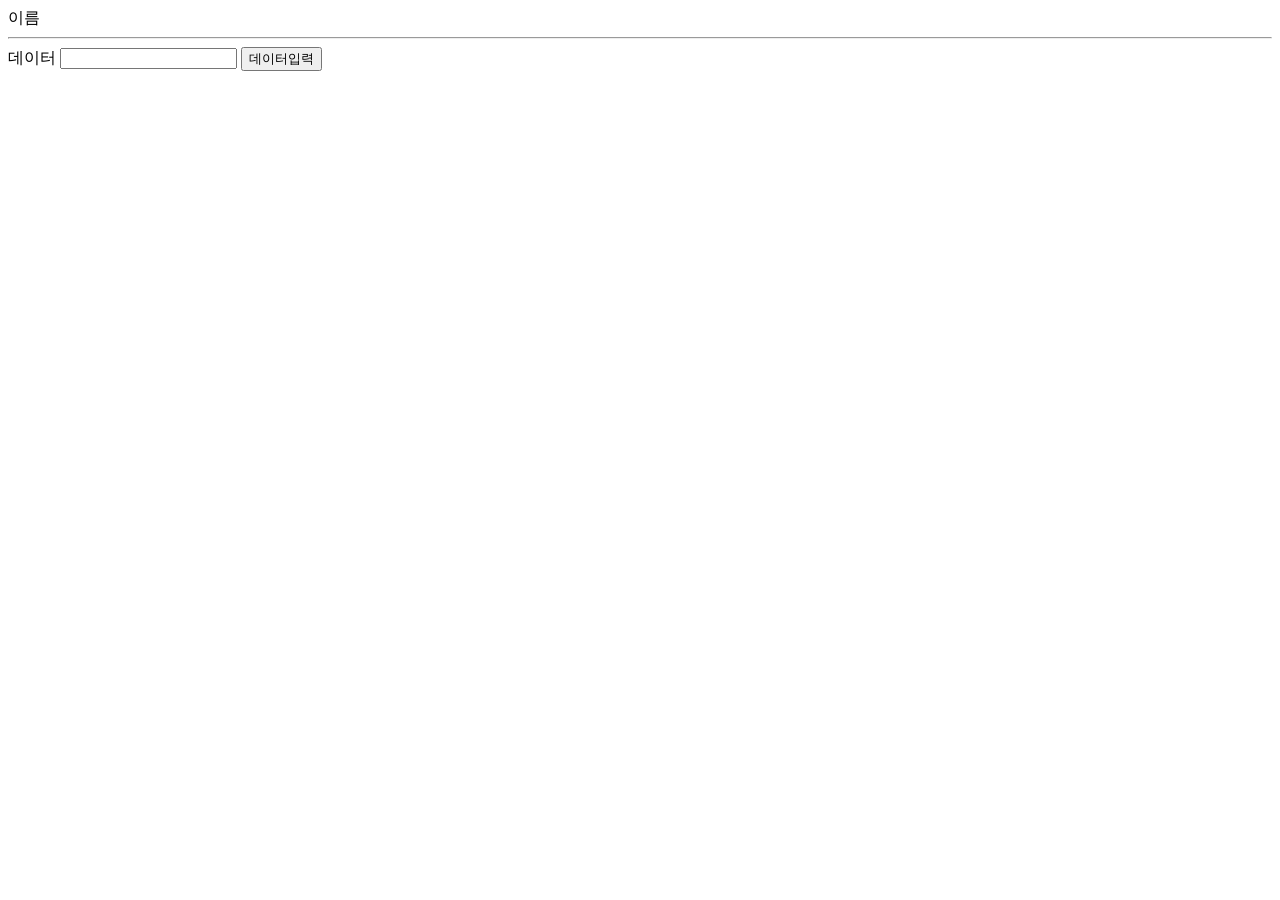
<file: index.html>
<!DOCTYPE html>
<html lang="ko">
<head>
  <meta charset="UTF-8">
  <meta http-equiv="X-UA-Compatible" content="IE=edge">
  <meta name="viewport" content="width=device-width, initial-scale=1.0">
  <title>Document</title>
  <script src="https://code.jquery.com/jquery-3.6.1.min.js" integrity="sha256-o88AwQnZB+VDvE9tvIXrMQaPlFFSUTR+nldQm1LuPXQ=" crossorigin="anonymous"></script>
  <script>
    let person = {name: ''};
    let proxyPerson;

    $(document).ready(() =>{
      const label = document.querySelector('#name');

      const handlerPerson = {
        set(target, prop, newval){
          if(prop === 'name'){
            label.textContent = newval;
            target[prop] = newval;
          }
          return true;
        }
      }
      proxyPerson = new Proxy(person, handlerPerson);
    });

    const insertData = () => {
      proxyPerson.name = document.querySelector('#data').value;
    }
    
    const insertInput = (event) => {
      person.name = event.target.value;
    }

  </script>
</head>
<body>
  <label id="name">이름</label>
  <hr/>
  <label for="">데이터</label>
  <input id='data' type="text" oninput="insertInput(event)">
  <button onclick="insertData()">데이터입력</button>
</body>
</html>
</file>
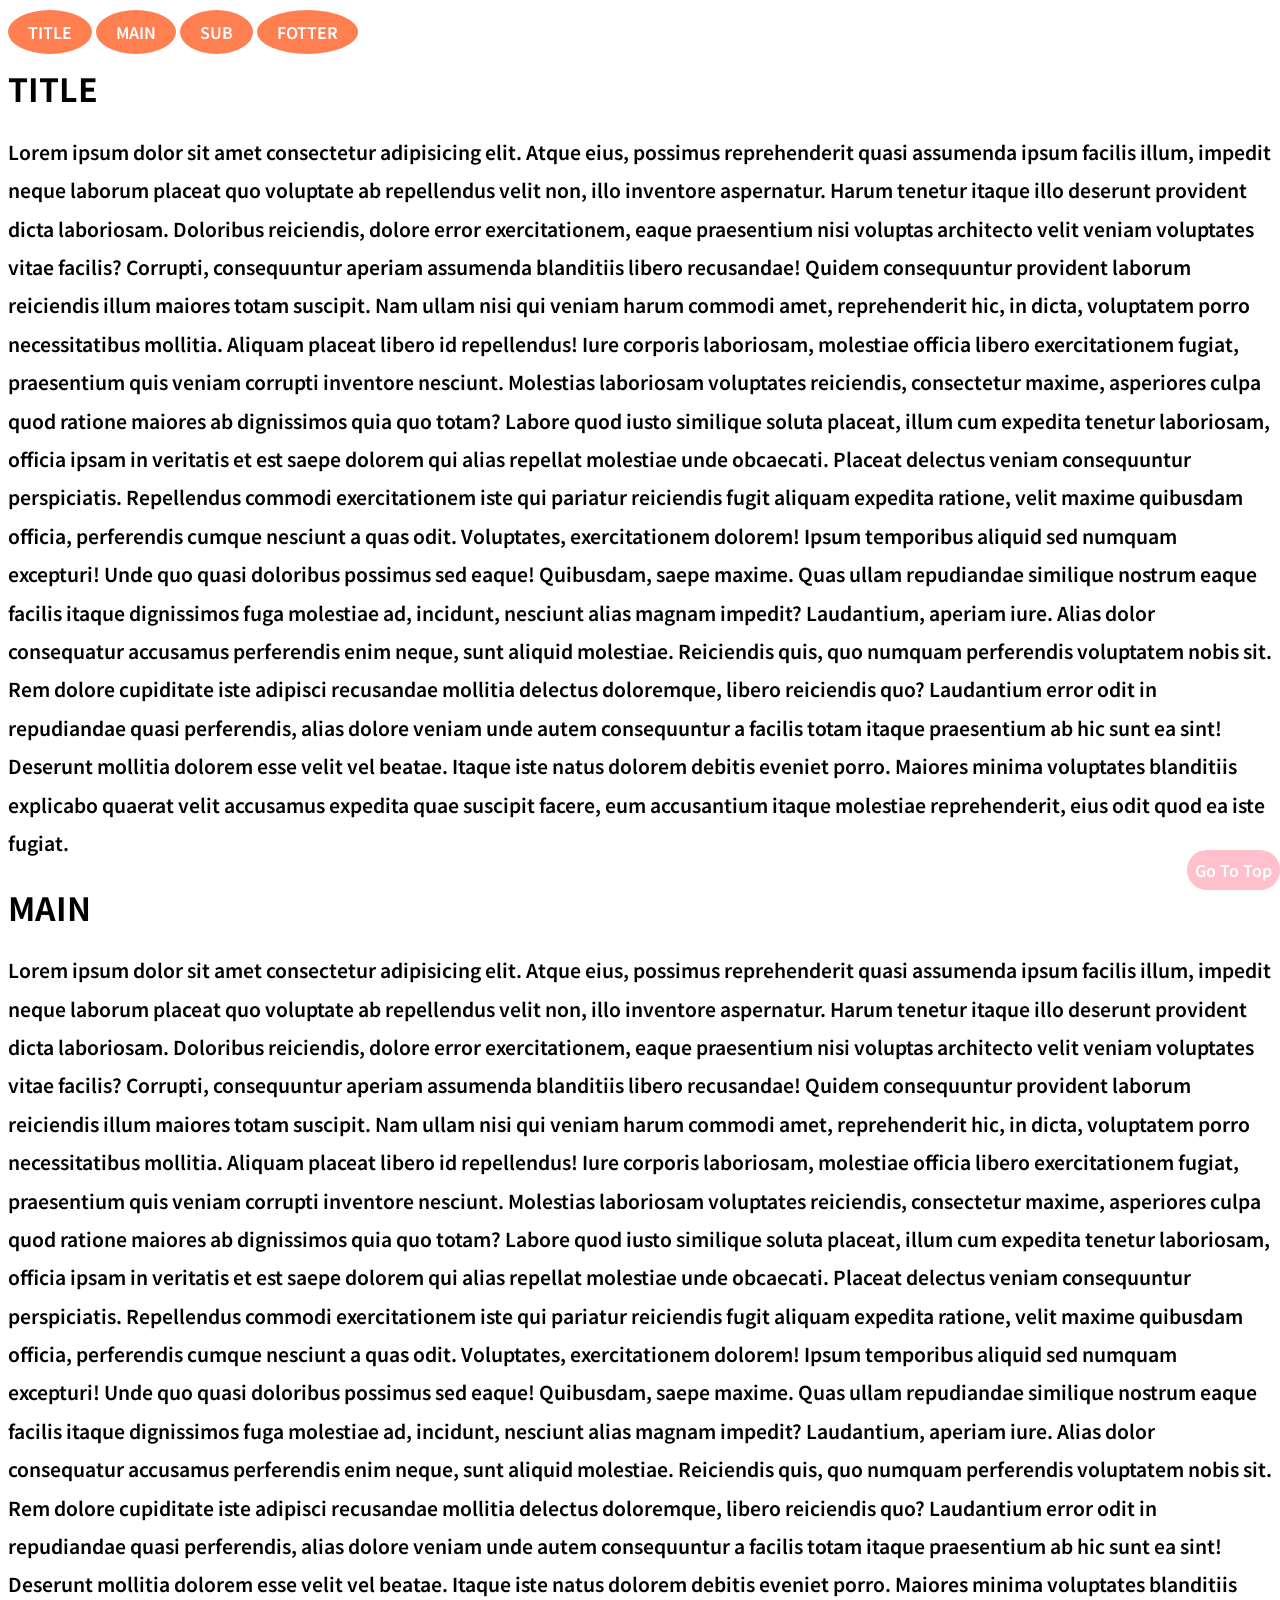
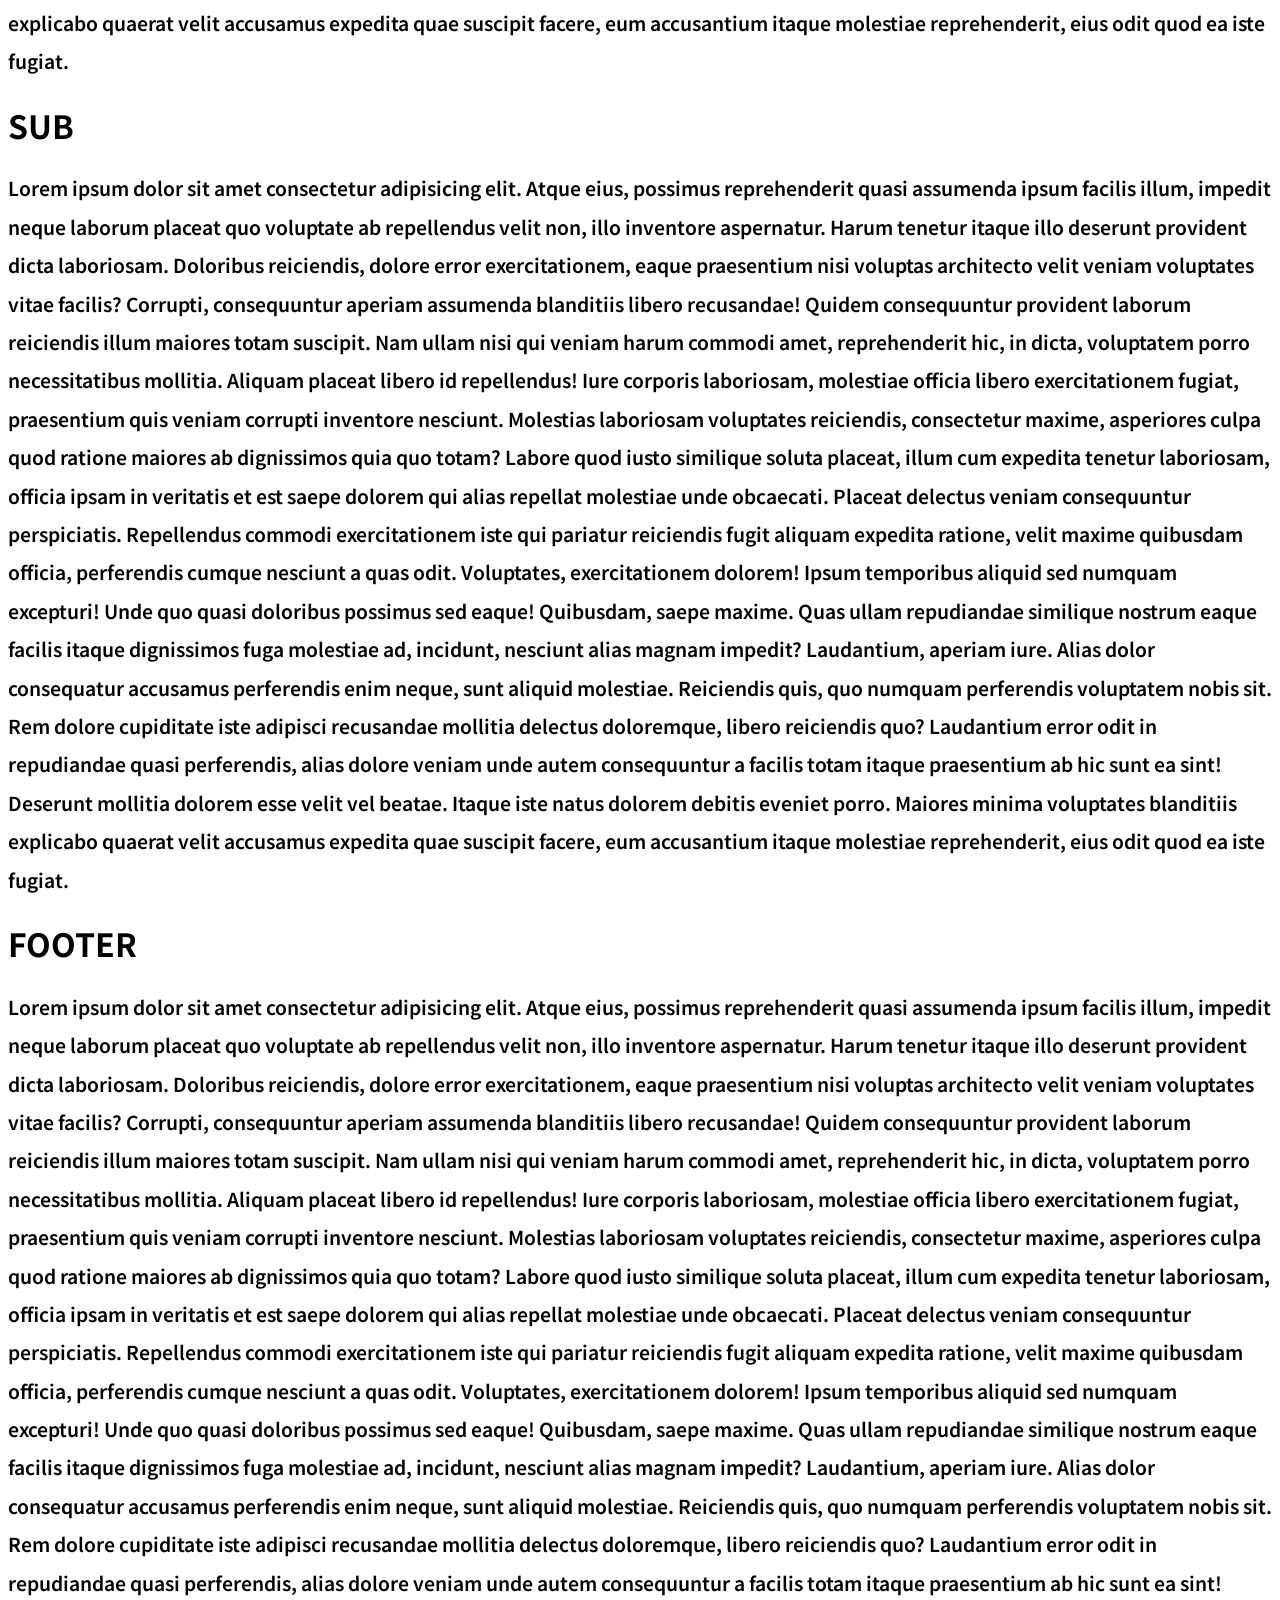
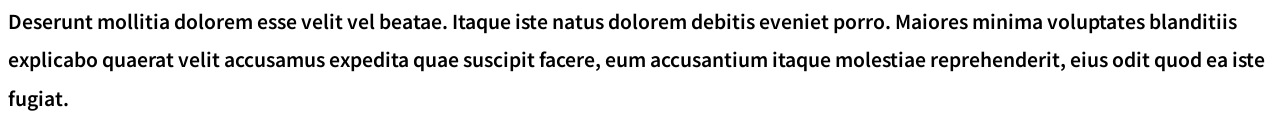
<file: anchor-scroll-prac/index.html>
<!DOCTYPE html>
<html lang="en">
<head>
    <meta charset="UTF-8">
    <meta http-equiv="X-UA-Compatible" content="IE=edge">
    <meta name="viewport" content="width=device-width, initial-scale=1.0">
    <title>Document</title>
    <style>
        @import url(style.css);
    </style>
    <script src="https://code.jquery.com/jquery-3.6.0.min.js" integrity="sha256-/xUj+3OJU5yExlq6GSYGSHk7tPXikynS7ogEvDej/m4=" crossorigin="anonymous"></script>
</head>
<body>
    <div class="wrap">
        <a href="" class="gototop">Go To Top</a>   <!--#은 최상단-->
        <nav>
            <a href="#part1">TITLE</a>
            <a href="#part2">MAIN</a>
            <a href="#part3">SUB</a>
            <a href="#part4">FOTTER</a>
        </nav>
        <main>
            <h1 id="part1">TITLE</h1> 
            <p>
                Lorem ipsum dolor sit amet consectetur adipisicing elit. Atque eius, possimus reprehenderit quasi assumenda ipsum facilis illum, impedit neque laborum placeat quo voluptate ab repellendus velit non, illo inventore aspernatur.
                Harum tenetur itaque illo deserunt provident dicta laboriosam. Doloribus reiciendis, dolore error exercitationem, eaque praesentium nisi voluptas architecto velit veniam voluptates vitae facilis? Corrupti, consequuntur aperiam assumenda blanditiis libero recusandae!
                Quidem consequuntur provident laborum reiciendis illum maiores totam suscipit. Nam ullam nisi qui veniam harum commodi amet, reprehenderit hic, in dicta, voluptatem porro necessitatibus mollitia. Aliquam placeat libero id repellendus!
                Iure corporis laboriosam, molestiae officia libero exercitationem fugiat, praesentium quis veniam corrupti inventore nesciunt. Molestias laboriosam voluptates reiciendis, consectetur maxime, asperiores culpa quod ratione maiores ab dignissimos quia quo totam?
                Labore quod iusto similique soluta placeat, illum cum expedita tenetur laboriosam, officia ipsam in veritatis et est saepe dolorem qui alias repellat molestiae unde obcaecati. Placeat delectus veniam consequuntur perspiciatis.
                Repellendus commodi exercitationem iste qui pariatur reiciendis fugit aliquam expedita ratione, velit maxime quibusdam officia, perferendis cumque nesciunt a quas odit. Voluptates, exercitationem dolorem! Ipsum temporibus aliquid sed numquam excepturi!
                Unde quo quasi doloribus possimus sed eaque! Quibusdam, saepe maxime. Quas ullam repudiandae similique nostrum eaque facilis itaque dignissimos fuga molestiae ad, incidunt, nesciunt alias magnam impedit? Laudantium, aperiam iure.
                Alias dolor consequatur accusamus perferendis enim neque, sunt aliquid molestiae. Reiciendis quis, quo numquam perferendis voluptatem nobis sit. Rem dolore cupiditate iste adipisci recusandae mollitia delectus doloremque, libero reiciendis quo?
                Laudantium error odit in repudiandae quasi perferendis, alias dolore veniam unde autem consequuntur a facilis totam itaque praesentium ab hic sunt ea sint! Deserunt mollitia dolorem esse velit vel beatae.
                Itaque iste natus dolorem debitis eveniet porro. Maiores minima voluptates blanditiis explicabo quaerat velit accusamus expedita quae suscipit facere, eum accusantium itaque molestiae reprehenderit, eius odit quod ea iste fugiat.
            </p>
            <h1 id="part2">MAIN</h1>
            <p>
                Lorem ipsum dolor sit amet consectetur adipisicing elit. Atque eius, possimus reprehenderit quasi assumenda ipsum facilis illum, impedit neque laborum placeat quo voluptate ab repellendus velit non, illo inventore aspernatur.
                Harum tenetur itaque illo deserunt provident dicta laboriosam. Doloribus reiciendis, dolore error exercitationem, eaque praesentium nisi voluptas architecto velit veniam voluptates vitae facilis? Corrupti, consequuntur aperiam assumenda blanditiis libero recusandae!
                Quidem consequuntur provident laborum reiciendis illum maiores totam suscipit. Nam ullam nisi qui veniam harum commodi amet, reprehenderit hic, in dicta, voluptatem porro necessitatibus mollitia. Aliquam placeat libero id repellendus!
                Iure corporis laboriosam, molestiae officia libero exercitationem fugiat, praesentium quis veniam corrupti inventore nesciunt. Molestias laboriosam voluptates reiciendis, consectetur maxime, asperiores culpa quod ratione maiores ab dignissimos quia quo totam?
                Labore quod iusto similique soluta placeat, illum cum expedita tenetur laboriosam, officia ipsam in veritatis et est saepe dolorem qui alias repellat molestiae unde obcaecati. Placeat delectus veniam consequuntur perspiciatis.
                Repellendus commodi exercitationem iste qui pariatur reiciendis fugit aliquam expedita ratione, velit maxime quibusdam officia, perferendis cumque nesciunt a quas odit. Voluptates, exercitationem dolorem! Ipsum temporibus aliquid sed numquam excepturi!
                Unde quo quasi doloribus possimus sed eaque! Quibusdam, saepe maxime. Quas ullam repudiandae similique nostrum eaque facilis itaque dignissimos fuga molestiae ad, incidunt, nesciunt alias magnam impedit? Laudantium, aperiam iure.
                Alias dolor consequatur accusamus perferendis enim neque, sunt aliquid molestiae. Reiciendis quis, quo numquam perferendis voluptatem nobis sit. Rem dolore cupiditate iste adipisci recusandae mollitia delectus doloremque, libero reiciendis quo?
                Laudantium error odit in repudiandae quasi perferendis, alias dolore veniam unde autem consequuntur a facilis totam itaque praesentium ab hic sunt ea sint! Deserunt mollitia dolorem esse velit vel beatae.
                Itaque iste natus dolorem debitis eveniet porro. Maiores minima voluptates blanditiis explicabo quaerat velit accusamus expedita quae suscipit facere, eum accusantium itaque molestiae reprehenderit, eius odit quod ea iste fugiat.
            </p>
            <h1 id="part3">SUB</h1>
            <p>
                Lorem ipsum dolor sit amet consectetur adipisicing elit. Atque eius, possimus reprehenderit quasi assumenda ipsum facilis illum, impedit neque laborum placeat quo voluptate ab repellendus velit non, illo inventore aspernatur.
                Harum tenetur itaque illo deserunt provident dicta laboriosam. Doloribus reiciendis, dolore error exercitationem, eaque praesentium nisi voluptas architecto velit veniam voluptates vitae facilis? Corrupti, consequuntur aperiam assumenda blanditiis libero recusandae!
                Quidem consequuntur provident laborum reiciendis illum maiores totam suscipit. Nam ullam nisi qui veniam harum commodi amet, reprehenderit hic, in dicta, voluptatem porro necessitatibus mollitia. Aliquam placeat libero id repellendus!
                Iure corporis laboriosam, molestiae officia libero exercitationem fugiat, praesentium quis veniam corrupti inventore nesciunt. Molestias laboriosam voluptates reiciendis, consectetur maxime, asperiores culpa quod ratione maiores ab dignissimos quia quo totam?
                Labore quod iusto similique soluta placeat, illum cum expedita tenetur laboriosam, officia ipsam in veritatis et est saepe dolorem qui alias repellat molestiae unde obcaecati. Placeat delectus veniam consequuntur perspiciatis.
                Repellendus commodi exercitationem iste qui pariatur reiciendis fugit aliquam expedita ratione, velit maxime quibusdam officia, perferendis cumque nesciunt a quas odit. Voluptates, exercitationem dolorem! Ipsum temporibus aliquid sed numquam excepturi!
                Unde quo quasi doloribus possimus sed eaque! Quibusdam, saepe maxime. Quas ullam repudiandae similique nostrum eaque facilis itaque dignissimos fuga molestiae ad, incidunt, nesciunt alias magnam impedit? Laudantium, aperiam iure.
                Alias dolor consequatur accusamus perferendis enim neque, sunt aliquid molestiae. Reiciendis quis, quo numquam perferendis voluptatem nobis sit. Rem dolore cupiditate iste adipisci recusandae mollitia delectus doloremque, libero reiciendis quo?
                Laudantium error odit in repudiandae quasi perferendis, alias dolore veniam unde autem consequuntur a facilis totam itaque praesentium ab hic sunt ea sint! Deserunt mollitia dolorem esse velit vel beatae.
                Itaque iste natus dolorem debitis eveniet porro. Maiores minima voluptates blanditiis explicabo quaerat velit accusamus expedita quae suscipit facere, eum accusantium itaque molestiae reprehenderit, eius odit quod ea iste fugiat.
            </p>
            <h1 id="part4">FOOTER</h1>
            <p>
                Lorem ipsum dolor sit amet consectetur adipisicing elit. Atque eius, possimus reprehenderit quasi assumenda ipsum facilis illum, impedit neque laborum placeat quo voluptate ab repellendus velit non, illo inventore aspernatur.
                Harum tenetur itaque illo deserunt provident dicta laboriosam. Doloribus reiciendis, dolore error exercitationem, eaque praesentium nisi voluptas architecto velit veniam voluptates vitae facilis? Corrupti, consequuntur aperiam assumenda blanditiis libero recusandae!
                Quidem consequuntur provident laborum reiciendis illum maiores totam suscipit. Nam ullam nisi qui veniam harum commodi amet, reprehenderit hic, in dicta, voluptatem porro necessitatibus mollitia. Aliquam placeat libero id repellendus!
                Iure corporis laboriosam, molestiae officia libero exercitationem fugiat, praesentium quis veniam corrupti inventore nesciunt. Molestias laboriosam voluptates reiciendis, consectetur maxime, asperiores culpa quod ratione maiores ab dignissimos quia quo totam?
                Labore quod iusto similique soluta placeat, illum cum expedita tenetur laboriosam, officia ipsam in veritatis et est saepe dolorem qui alias repellat molestiae unde obcaecati. Placeat delectus veniam consequuntur perspiciatis.
                Repellendus commodi exercitationem iste qui pariatur reiciendis fugit aliquam expedita ratione, velit maxime quibusdam officia, perferendis cumque nesciunt a quas odit. Voluptates, exercitationem dolorem! Ipsum temporibus aliquid sed numquam excepturi!
                Unde quo quasi doloribus possimus sed eaque! Quibusdam, saepe maxime. Quas ullam repudiandae similique nostrum eaque facilis itaque dignissimos fuga molestiae ad, incidunt, nesciunt alias magnam impedit? Laudantium, aperiam iure.
                Alias dolor consequatur accusamus perferendis enim neque, sunt aliquid molestiae. Reiciendis quis, quo numquam perferendis voluptatem nobis sit. Rem dolore cupiditate iste adipisci recusandae mollitia delectus doloremque, libero reiciendis quo?
                Laudantium error odit in repudiandae quasi perferendis, alias dolore veniam unde autem consequuntur a facilis totam itaque praesentium ab hic sunt ea sint! Deserunt mollitia dolorem esse velit vel beatae.
                Itaque iste natus dolorem debitis eveniet porro. Maiores minima voluptates blanditiis explicabo quaerat velit accusamus expedita quae suscipit facere, eum accusantium itaque molestiae reprehenderit, eius odit quod ea iste fugiat.
            </p>
        </mai>
    </div>
    <script>
        // 1.기본 DOM 기능으로 구현
        // $('a[href^="#"]:not(.gototop")').click(function(e){
        //     e.preventDefault();     // 기본 anchor 동작을 막는다.
        //     console.log(this.getAttribute('href'));
        //     $(this.getAttribute('href'))[0].scrollIntoView({
        //         behavior:"smooth"
        //     });
        // });

        // $('.gototop"').click(()=>{
        //     window.scroll({
        //         top: 0, 
        //         left: 0, 
        //         behavior: 'smooth'
        //     });
        // });
        // 2.JQuery 구현
        // $('a[href^="#"], .gototop').on('click', function(e) {
        //     e.preventDefault();
        //     let nTop = this.hash === "" ? 0 : $(this.hash).offset().top;

        //     $('html, body').animate({scrollTop: nTop}, 600);
        // })
    </script>
</body>
</html>
</file>
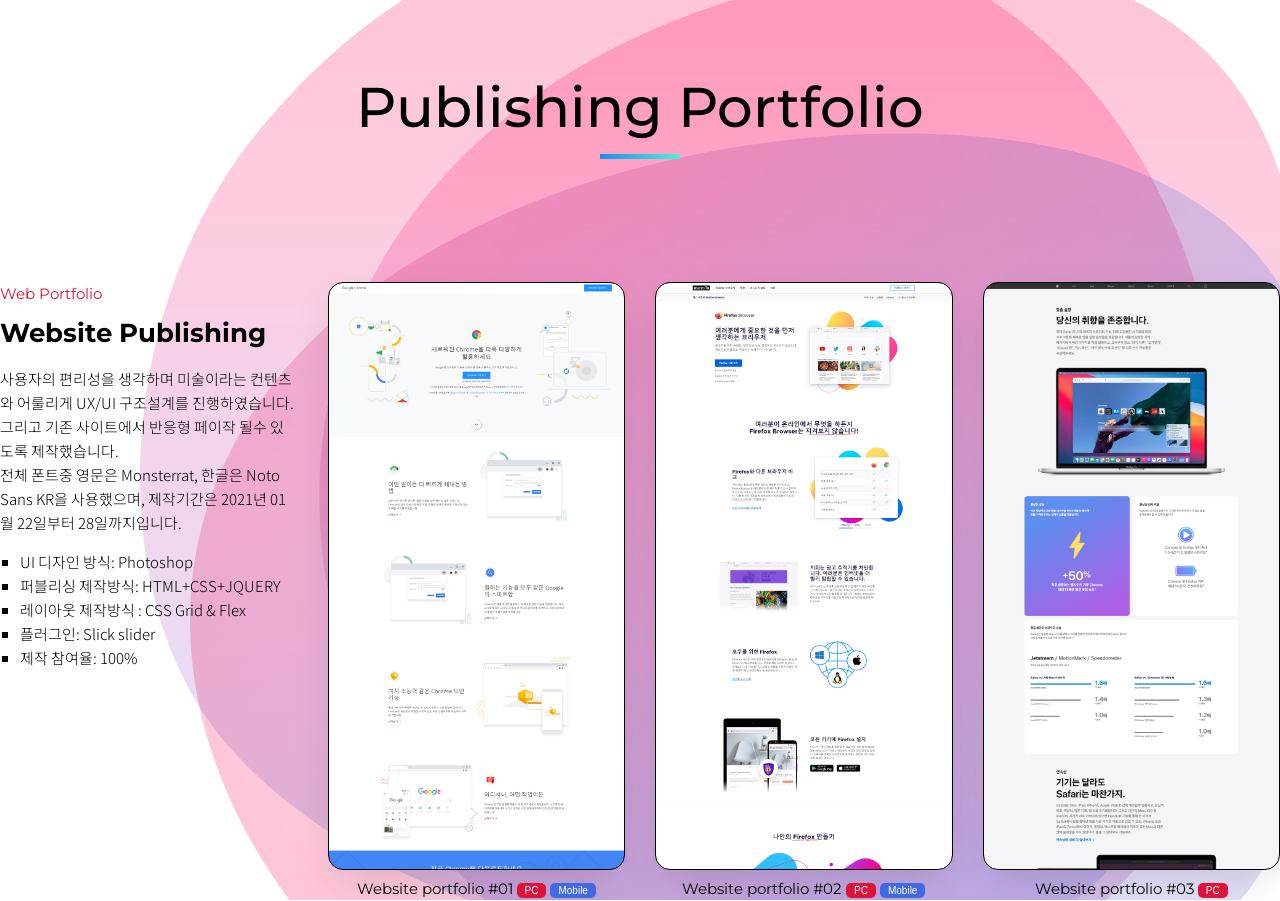
<file: Portfolio/index.html>
<!DOCTYPE html>
<html lang="en">
<head>
  <meta charset="UTF-8">
  <meta http-equiv="X-UA-Compatible" content="IE=edge">
  <meta name="viewport" content="width=device-width, initial-scale=1.0">
  <title>CSS-background-이미지-방식</title>
  <link rel="stylesheet" href="style.css">
</head>
<body>
  <div class="wrap">
    <header class="ptf-h">
      <h1>Publishing Portfolio</h1>
    </header>
    <main class="ptf-m">
      <section class="ptf-m-s">
        <article class="contents">
          <b>Web Portfolio</b>
          <h2>Website Publishing</h2>
          <p class="font-noto">사용자의 편리성을 생각하며 미술이라는 컨텐츠와 어룰리게 UX/UI 구조설계를 진행하였습니다. 그리고 기존 사이트에서 반응형 페이작 될수 있도록 제작했습니다.<br>
            전체 폰트중 영문은 Monsterrat, 한글은 Noto Sans KR을 사용했으며, 제작기간은 2021년 01월 22일부터 28일까지입니다.
          </p>
          <ul class="font-noto">
            <li>UI 디자인 방식: Photoshop</li>
            <li>퍼블리싱 제작방식: HTML+CSS+JQUERY</li>
            <li>레이아웃 제작방식 : CSS Grid & Flex</li>
            <li>플러그인: Slick slider</li>
            <li>제작 참여율: 100%</li>
          </ul>
        </article>
        <article>
          <div class="photo">

          </div>
          <nav>
            <span>Website portfolio #01</span>
            <button class="btn-view pc" href="#none">PC</button>
            <button class="btn-view mobile" href="#none">Mobile</button>
          </nav>
        </article>
        <article>
          <div class="photo">
            
          </div>
          <nav>
            <span>Website portfolio #02</span>
            <button class="btn-view pc" href="#none">PC</button>
            <button class="btn-view mobile" href="#none">Mobile</button>
          </nav>
        </article>
        <article>
          <div class="photo">
            
          </div>
          <nav>
            <span>Website portfolio #03</span>
            <button class="btn-view pc" href="#none">PC</butt>
          </nav>
        </article>
      </section>
    </main>
  </div>
</body>
</html>
</file>
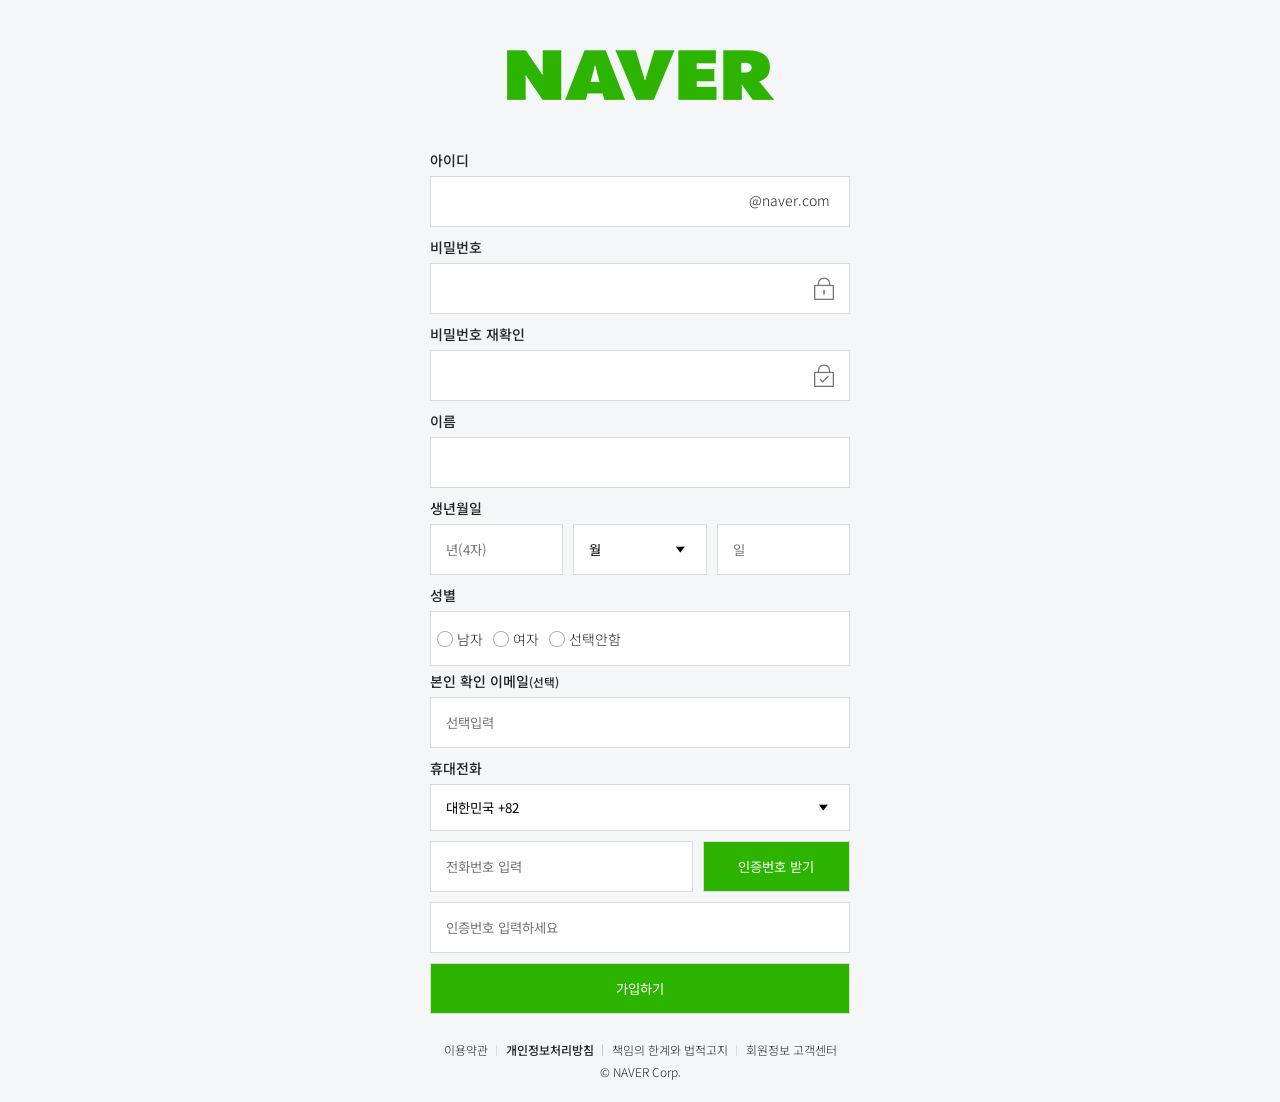
<file: 수업자료/시즌2+-+[05]웹사이트+프로토타입(Web+Site+Prototype)/[Final]-WebPage Prototype - 네이버 회원가입 폼/index.html>
<!DOCTYPE html>
<html lang="ko">
<head>
  <meta charset="UTF-8">
  <meta name="viewport" content="width=device-width, initial-scale=1.0">
  <title>WebPage Prototype - 네이버 회원가입 폼</title>
  <link rel="icon" href="images/favicon.png">
  <link rel="stylesheet" href="style.css">
</head>
<body>

  <div class="container">
    <div class="member">
      <img src="images/logo-naver.png" class="logo">
      <div class="field">
        <b>아이디</b>
        <span class="placehold-text"><input type="text"></span>
      </div>
      <div class="field">
        <b>비밀번호</b>
        <input class="userpw" type="password">
      </div>
      <div class="field">
        <b>비밀번호 재확인</b>
        <input class="userpw-confirm" type="password">
      </div>
      <div class="field">
        <b>이름</b>
        <input type="text">
      </div>
      <div class="field birth">
        <b>생년월일</b>
        <div>
          <input type="number" placeholder="년(4자)">
          <select>
            <option value="">월</option>
            <option value="">1월</option>
            <option value="">2월</option>
            <option value="">3월</option>
            <option value="">4월</option>
            <option value="">5월</option>
            <option value="">6월</option>
            <option value="">7월</option>
            <option value="">8월</option>
            <option value="">9월</option>
            <option value="">10월</option>
            <option value="">11월</option>
            <option value="">12월</option>
          </select>
          <input type="number" placeholder="일">
        </div>
      </div>
      <div class="field gender">
        <b>성별</b>
        <div>
          <label><input type="radio" name="gender"><em></em>남자</label>
          <label><input type="radio" name="gender"><em></em>여자</label>
          <label><input type="radio" name="gender"><em></em>선택안함</label>
        </div>
      </div>
      <div class="field">
        <b>본인 확인 이메일<small>(선택)</small></b>
        <input type="email" placeholder="선택입력">
      </div>
      <div class="field tel-number">
        <b>휴대전화</b>
        <select>
          <option value="">대한민국 +82</option>
        </select>
        <div>
          <input type="tel" placeholder="전화번호 입력">
          <input type="button" value="인증번호 받기">
        </div>
        <input type="number" placeholder="인증번호 입력하세요">
      </div>
      <input type="submit" value="가입하기">
      <div class="member-footer">
        <div>
          <a href="#none">이용약관</a>
          <a href="#none">개인정보처리방침</a>
          <a href="#none">책임의 한계와 법적고지</a>
          <a href="#none">회원정보 고객센터</a>
        </div>
        <span>© <a href="#none">NAVER Corp.</a></span>
      </div>
    </div>
  </div>
  
</body>
</html>
</file>
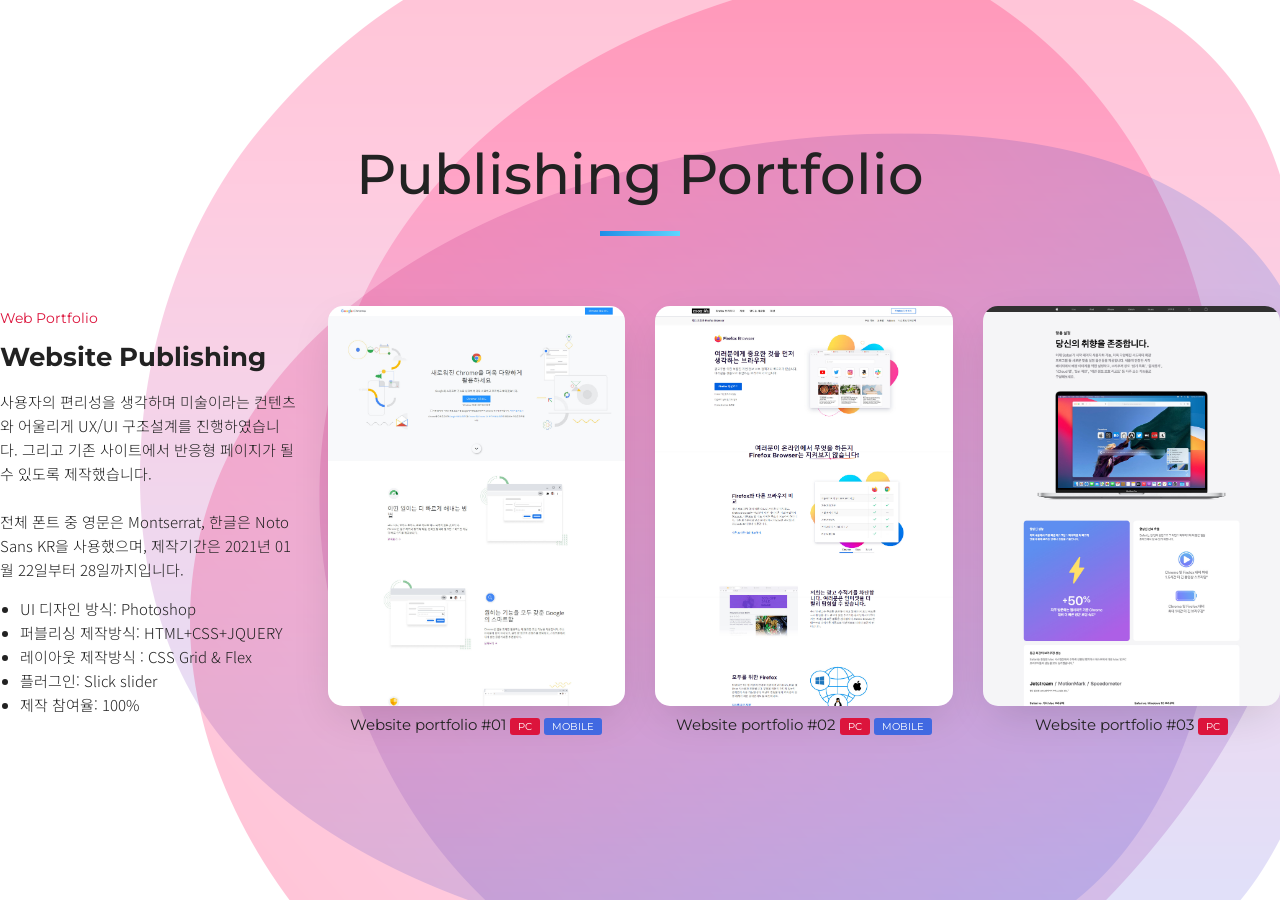
<file: 수업자료/시즌2+-+[05]웹사이트+프로토타입(Web+Site+Prototype)/[Final]-WebSite Prototype - 포트폴리오 CSS Grid 레이아웃(반응형)/index.html>
<!DOCTYPE html>
<html lang="ko">
<head>
  <meta charset="UTF-8">
  <meta name="viewport" content="width=device-width, initial-scale=1.0">
  <title>CSS-background-이미지-방식</title>
  <!-- jQuery CDN -->
  <script src="https://code.jquery.com/jquery-3.5.1.min.js"></script>
  <!-- Featerlight.js -->
  <script src="script/featherlight-1.7.13/featherlight.js"></script>
  <link rel="stylesheet" href="script/featherlight-1.7.13/featherlight.css">
  <!-- Custom CSS & JS -->
  <link rel="stylesheet" href="style.css">
  <link rel="stylesheet" href="responsive.css">
</head>

<body>

  <section class="portfolio">
    <div class="headline-share">
      <h1>publishing portfolio</h1>
      <!-- <hr> -->
    </div>
    <div class="items">
      <aside class="item">
        <b>Web Portfolio</b>
        <h2>Website Publishing</h2>
        <p class="font-noto">
          사용자의 편리성을 생각하며 미술이라는 컨텐츠와 어울리게 UX/UI 구조설계를 진행하였습니다. 그리고 기존 사이트에서 반응형 페이지가 될수 있도록 제작했습니다.
          <br><br>
          전체 폰트 중 영문은 Montserrat, 한글은 Noto Sans KR을 사용했으며, 제작기간은 2021년 01월 22일부터 28일까지입니다.
        </p>
        <p class="font-noto portfolio-info">
          <span>UI 디자인 방식: Photoshop</span>
          <span>퍼블리싱 제작방식: HTML+CSS+JQUERY</span>
          <span>레이아웃 제작방식 : CSS Grid & Flex</span>
          <span>플러그인: Slick slider</span>
          <span>제작 참여율: 100%</span>
        </p>
      </aside>
      <div class="item thum">
        <div class="photo"></div>
        <span class="portfolio-title">
          Website portfolio #01
          <a class="btn-view pc" href="html/web-portfolio-01.html" data-featherlight="iframe">PC</a>
          <a class="btn-view mobile" href="html/web-portfolio-01-mobile.html" data-featherlight="iframe">MOBILE</a>
        </span>
      </div>
      <div class="item thum">
        <div class="photo"></div>
        <span class="portfolio-title">
          Website portfolio #02
          <a class="btn-view pc" href="html/web-portfolio-02.html" data-featherlight="iframe">PC</a>
          <a class="btn-view mobile" href="html/web-portfolio-02-mobile.html" data-featherlight="iframe">MOBILE</a>
        </span>
      </div>
      <div class="item thum">
        <div class="photo"></div>
        <span class="portfolio-title">
          Website portfolio #03
          <a class="btn-view pc" href="html/web-portfolio-03.html" data-featherlight="iframe">PC</a>
        </span>
      </div>
    </div>
  </section>

</body>
</html>
</file>
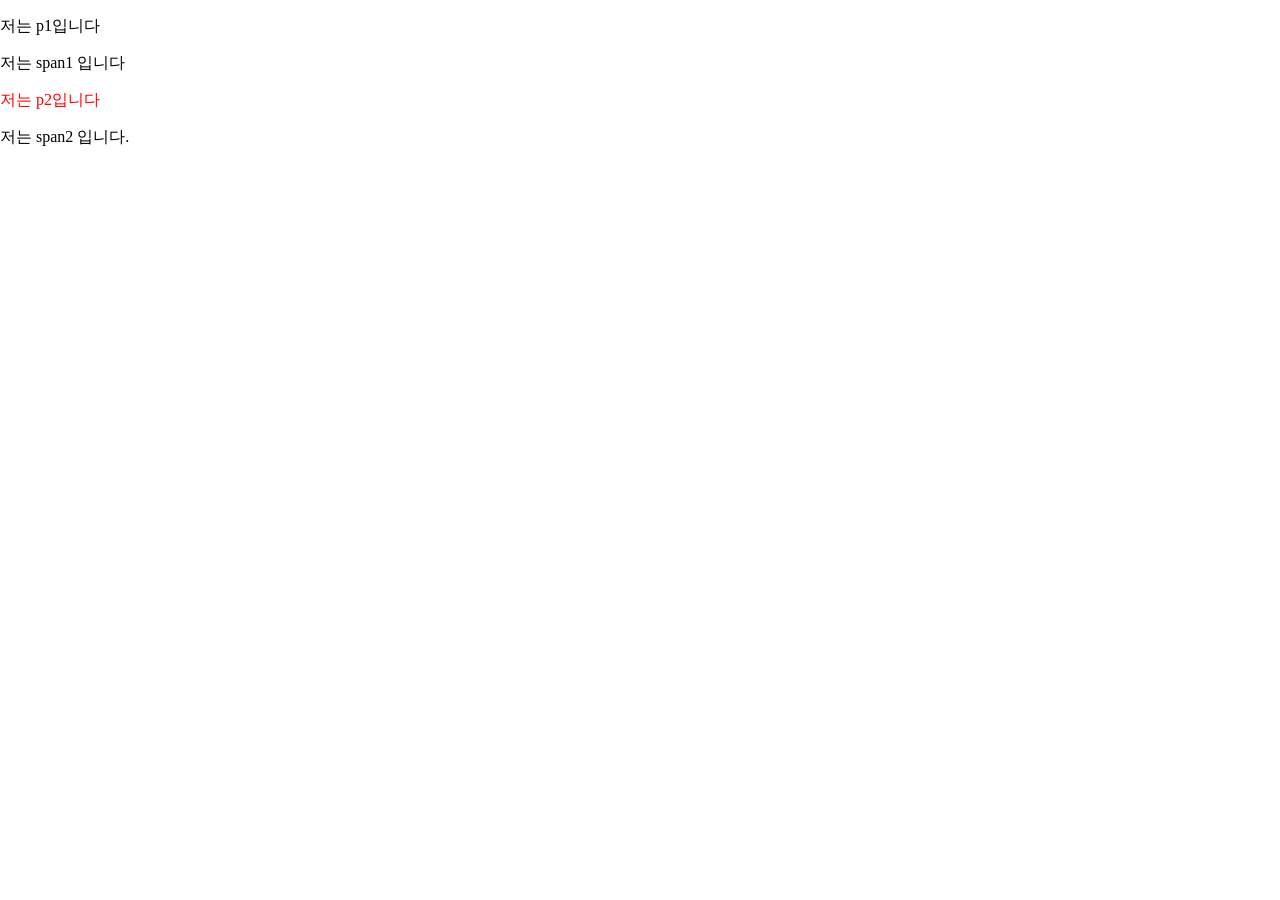
<file: css-test/test.html>
<!DOCTYPE html>
<html lang="ko">
<head>
  <meta charset="UTF-8">
  <meta http-equiv="X-UA-Compatible" content="IE=edge">
  <meta name="viewport" content="width=device-width, initial-scale=1.0">
  <title>Document</title>
  <link rel="stylesheet" href="test.css">
</head>
<body>
  <div class="box-shadow">
  </div>
  <div class="linear-gradient"></div>
  <div class="background-image"></div>

  
  <div class="parent">
    <p>저는 p1입니다</p>
    <span>저는 span1 입니다</span>
    <p>저는 p2입니다</p>
    <span>저는 span2 입니다.</span>
  </div>
</body>
</html>
</file>
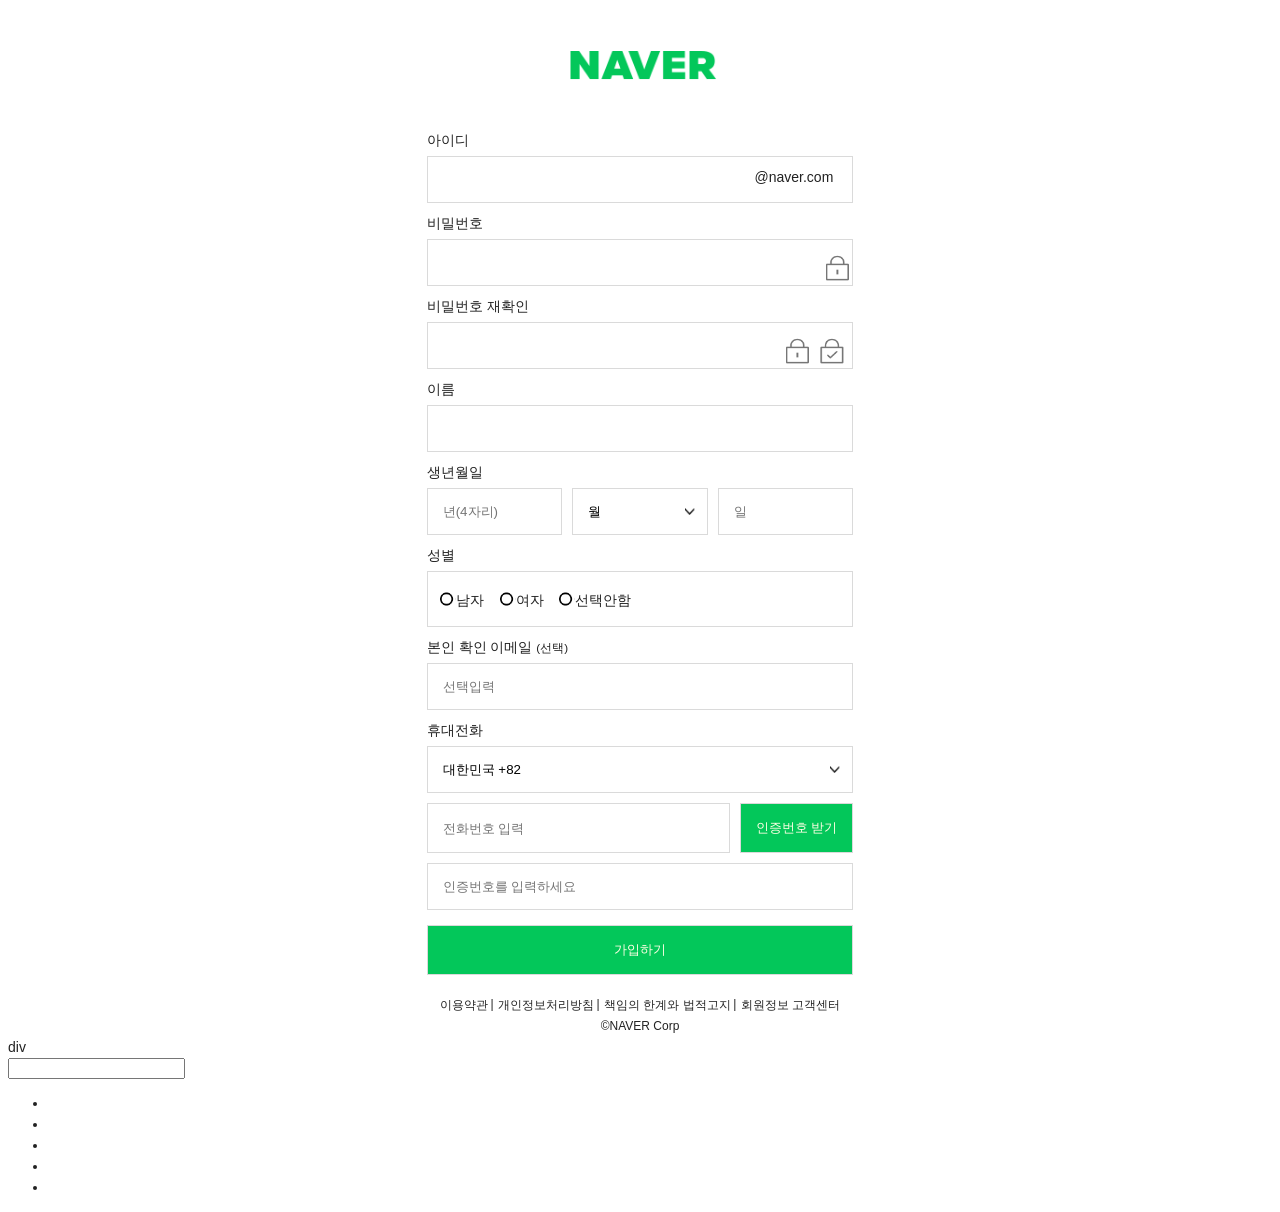
<file: naver_join/naver_join.html>
<!DOCTYPE html>
<html lang="ko">

<head>
    <meta charset="UTF-8">
    <meta http-equiv="X-UA-Compatible" content="IE=edge">
    <meta name="viewport" content="width=device-width, initial-scale=1.0">
    <title>WebPage Prototype - 네이버 회원가입 폼</title>
    <link rel="icon" href="https://www.naver.com/favicon.ico">
    <style>
        @import url("naver_join.css");
    </style>
</head>

<body>
    <div class="wrap">
        <div class="member">
            <img src="images/m_logo_naver.png" alt="" class="logo">
            <div class="field float-text">
                <b>아이디</b>
                <input type="text">
                <span>@naver.com</span>
                
            </div>
            <div class="field pw">
                <b>비밀번호</b>
                <input class="pw" type="password">
            </div>
            <div class="field pw confirm">
                <b>비밀번호 재확인</b>
                <input class="pw-confirm" type="password">
            </div>
            <div class="field">
                <b>이름</b>
                <input type="text">
            </div>
            <div class="field birth">
                <b>생년월일</b>
                <div>
                    <input type="number" name="" id="" placeholder="년(4자리)">
                    <select name="" id="">
                        <option value="">월</option>
                    </select>
                    <input type="number" placeholder="일">
                </div>
            </div>
            <div class="field gender">
                <b>성별</b>
                <div>
                    <label>
                        <input type="radio" name="gender" id="">
                        <em></em>남자
                    </label>
                    <label>
                        <input type="radio" name="gender" id="">
                        <em></em>여자
                    </label>
                    <label>
                        <input type="radio" name="gender" id="">
                        <em></em>선택안함
                    </label>
                </div>
            </div>
            <div class="field">
                <b>본인 확인 이메일 <small>(선택)</small></b>
                <input type="email" name="" id="" placeholder="선택입력">
            </div>
            <div class="field tel-number">
                <b>휴대전화</b>
                <select name="" id="">
                    <option value="">대한민국 +82</option>
                </select>
                <div>
                    <input type="tel" placeholder="전화번호 입력">
                    <input type="button" value="인증번호 받기">
                </div>
                <input type="number" placeholder="인증번호를 입력하세요">
            </div>
            <input type="submit" value="가입하기">
            <div class="member-footer">
                <div>
                    <a href="#none">이용약관</a>
                    <a href="#none">개인정보처리방침</a>
                    <a href="#none">책임의 한계와 법적고지</a>
                    <a href="#none">회원정보 고객센터</a>
                </div>
                <span>©<a href="#none">NAVER Corp</a></span>
            </div>
        </div>
        div
    </div>

    <div>
        <input type="text">
        <ul>
            <li></li>
            <li></li>
            <li></li>
            <li></li>
            <li></li>
        </ul>
    </div>
</body>

</html>
</file>
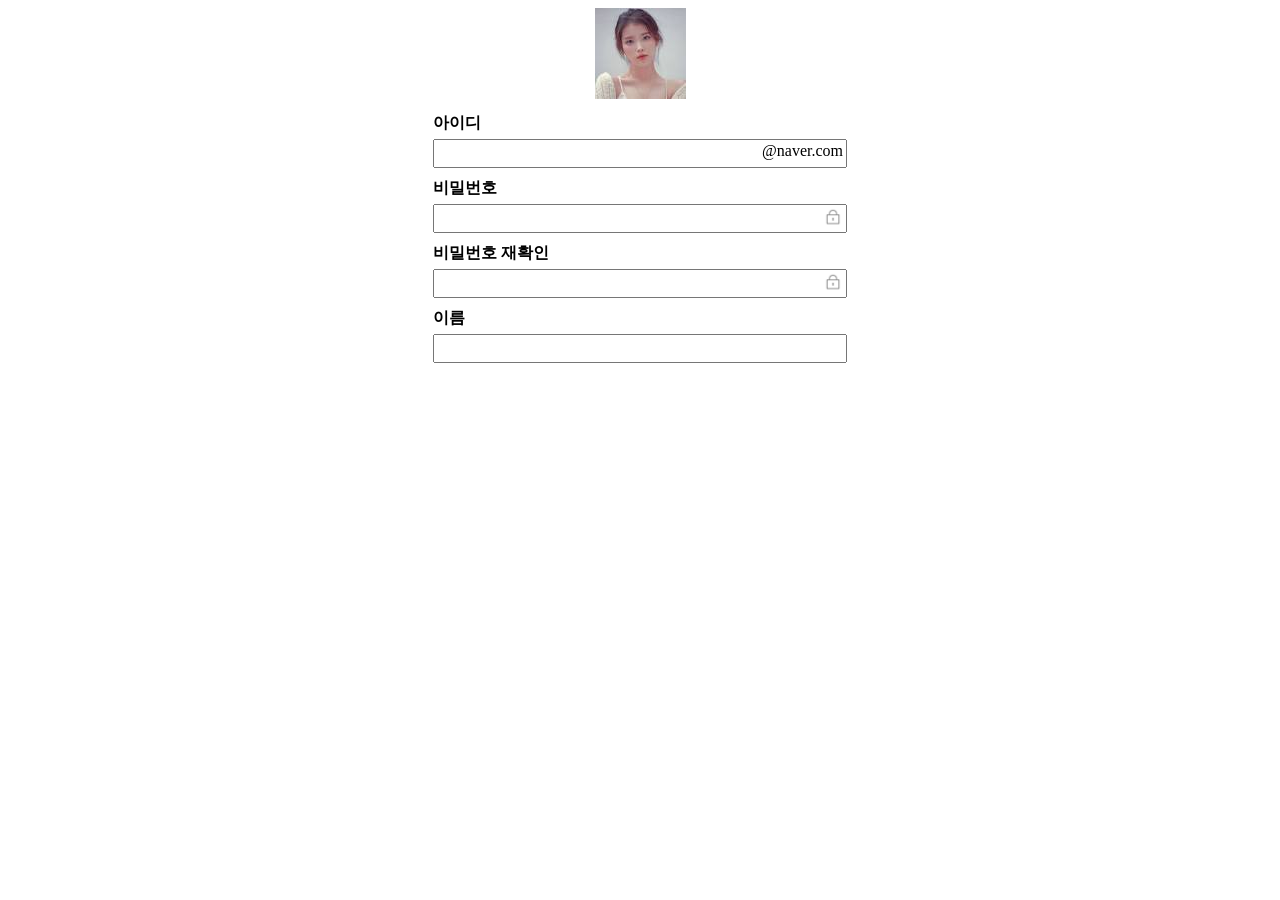
<file: naver_join/naver_join_prac.html>
<!DOCTYPE html>
<html lang="ko">
<head>
    <meta charset="UTF-8">
    <meta http-equiv="X-UA-Compatible" content="IE=edge">
    <meta name="viewport" content="width=device-width, initial-scale=1.0">
    <title>Document</title>
    <style>
        @import url("naver_join_prac.css");
    </style>
</head>
<body>
    <section class="wrap">
        <div class="title">
            <img src="[data-uri]" alt="">
        </div>
        <div class="wrap-inp">
            <div class="inp">
                <label for="">아이디</label>
                <div class="inp-label">
                    <input type="text" name="" id="">
                    <label for="">@naver.com</label>
                </div>
            </div>
            <div class="inp">
                <label for="">비밀번호</label>
                <div class="inp-label">
                    <input type="text" name="" id="">
                    <img src="./pw.png" alt="">
                </div>
            </div>
            <div class="inp">
                <label for="">비밀번호 재확인</label>
                <div class="inp-label">
                    <input type="text" name="" id="">
                    <img src="./pw.png" alt="">
                </di>
            </div>
            <div class="inp">
                <label for="">이름</label>
                <input type="text" name="" id="">
            </div>
        </div>
        
    </section>
</body>
</html>
</file>
<file: Portfolio/style.css>
@import url('https://fonts.googleapis.com/css2?family=Montserrat:ital@1&family=Noto+Sans+KR:wght@100;300&display=swap');

/* Default CSS */
* {
  box-sizing: border-box;
  outline: none;
}

body {
  font-size: 15px;
  font-family: 'Montserrat', sans-serif;
  line-height: 1.6em;
  columns: #222;
  margin: 0;
  padding: 0;
}

a {
  text-decoration: none;
  color: #222;
}

/* Reset CSS */
h1,h2,h3,h4,h5,h6 {
  margin-top: 0;
}

.font-noto {
  font-family: 'Noto Sans KR', sans-serif;
  font-weight: 300;
}

/* Common CSS */
.wrap {
  display: flex;
  height:100vh;
  width:100vw;
  flex-direction: column;
  justify-content: center;
  align-items: center;
  background: url(images/background.png) no-repeat ;
  background-position: top right; /* 기본은 center center 이다 */
}

/* Section : Portfolio */
.ptf-h, .ptf-m {
  width: 100%;
}

.ptf-h {
  flex:3;
  display: flex;
  justify-content: center;
  align-items: center;
}

.ptf-h h1 {
  font-size: 56px;
  font-weight: 500;
  position: relative;
}

/* translate %값은 block size를 기준으로 이동한다.*/
/* margin-top은 안 먹네 왜 그러지 */
.ptf-h h1:before {
  content: '';
  position: absolute;
  height: 5px;
  width: 80px;
  background: linear-gradient(to right, #1f8de6, #5ed);
  bottom: 0;
  left: 50%;
  transform: translateX(-50%);  
  margin-bottom: -40px;         
}

.ptf-m {
  flex:7;
  display: flex;
  justify-content: center;
  align-items: center;
  width: 1280px;
  margin: 30px 0;
}

.ptf-m-s {
  height: 100%;
  display: grid;
  grid-template-columns: repeat(4, 1fr);
  gap: 30px
}

.ptf-m-s .contents b {
  font-weight: normal;
  color: crimson;
}

.ptf-m-s .contents h2 {
  font-size: 26px;
  margin-top: 15px;
}

.ptf-m-s .contents ul {
  list-style: square;
  margin-left: -20px;
}

.ptf-m-s > article .photo {
  height: 100%;
  border: 1px solid #000;
  border-radius: 15px;
  box-shadow: 0 15px 45px -10px rgba(0, 0, 0, 0.15);
  /*
  box-shadow CSS 속성
  1) offset-x | offset-y | blur-radius | spread-radius | color
  2) spread-radius : 걍수 값은 그림자가 더 커지고 확산하며, 음수 값은 그림자가 줄어듭니다.
  3) box-shaodw를 중첩해서 사용할 경우 콤마(,)를 써서 연결합니다.
  ex) box-shadow: 3px 3px 30px red, 6px 6px 20px blue;
  */
  background-repeat: no-repeat;
  background-size: cover;
  background-position: top;
  transition: 2s;
}

.ptf-m-s > article .photo:hover {
  background-position: bottom;
}

.ptf-m-s > article:nth-of-type(2) .photo {
  background-image: url(images/web-portfolio-01.jpg);
}

.ptf-m-s > article:nth-of-type(3) .photo {
  background-image: url(images/web-portfolio-02.jpg);
}

.ptf-m-s > article:nth-of-type(4) .photo {
  background-image: url(images/web-portfolio-03.jpg);
}

.ptf-m-s > article nav {
  text-align: center;
  margin-top: 7px;
}

/* .ptf-m-s > article nav */
.btn-view {
  color: #fff;
  font-size: 10px;
  padding: 2px 8px;
  border-radius: 5px;
  border: none;
}

.btn-view.pc {
  background-color: crimson;
}

.btn-view.mobile {
  background-color: royalblue;
}
</file>
<file: 수업자료/시즌2+-+[05]웹사이트+프로토타입(Web+Site+Prototype)/[Final]-WebPage Prototype - 네이버 회원가입 폼/style.css>
/* Google Web Fonts CDN */
@import url('https://fonts.googleapis.com/css?family=Noto+Sans+KR:300,400,500,700,900&display=swap');

* {
  box-sizing: border-box;
  font-family: 'Noto Sans KR', sans-serif;
  outline: none;
  /* border: 1px solid red; */
}

body {
  font-size: 14px;
  background-color: #F5F6F7;
  line-height: 1.5em;
  color: #222;
  font-weight: 300;
  margin: 0;
}
a {
  text-decoration: none;
  color: #222;
}

/* Reset CSS */
input, select {
  cursor: pointer;
}

/* Member Sign in */
.member {
  width: 460px;
  margin: auto;
  padding: 0 20px;
  margin-bottom: 20px;
}
.member .logo {
  display: block;
  margin: 50px auto;
}
.field {
  margin: 5px 0;
}
.field b {
  display: block;
  font-weight: 500;
  margin-bottom: 5px;
}
.member input:not(input[type=radio]), .member select {
  border: 1px solid #dadada;
  padding: 15px;
  width: 100%;
  margin-bottom: 5px;
}
.member input[type=button],
.member input[type=submit] {
  background-color: #2DB400;
  color: #fff;
}
.member input:not(input[type=radio]):focus, .member select:focus {
  border: 1px solid #2DB400;
}
.field.birth div {
  display: flex;
  gap: 10px;
}
/* .field.birth div > * {
  flex: 1;
} */
.field.tel-number div {
  display: flex;
  gap: 10px;
  margin: 5px 0;
}
.field.tel-number div input:nth-child(1) {
  flex: 2;
}
.field.tel-number div input:nth-child(2) {
  flex: 1;
}
.field.gender div {
  border: 1px solid #dadada;
  background-color: #fff;
  padding: 15px 5px;
}

.placehold-text {
  display: block;
  position: relative;
}
.placehold-text:before {
  content: '@naver.com';
  position: absolute;
  right: 20px;
  top: 14px;
  pointer-events: none;
}

.userpw {
  background: #fff url(images/icon-01.png) no-repeat center right 15px;
  background-size: 20px;
}
.userpw-confirm {
  background: #fff url(images/icon-02.png) no-repeat center right 15px;
  background-size: 20px;
}

.member-footer {
  text-align: center;
  font-size: 12px;
  margin-top: 20px;
}
.member-footer div a:nth-of-type(2) {
  font-weight: 500;
}
.member-footer a:hover {
  text-decoration: underline;
  color: #2DB400;
}
.member-footer div a:after {
  content: '|';
  font-size: 10px;
  color: #bbb;
  margin-right: 5px;
  padding-left: 7px;
  display: inline-block;
  transform: translateY(-2px);
}
.member-footer div a:last-child:after {
  display: none;
}

/* Checked Radio Button */
.field.gender input[name=gender] {
  display: none;
}
.field.gender label {
  cursor: pointer;
  margin-right: 5px;
}
.field.gender label em {
  display: inline-block;
  width: 18px;
  height: 18px;
  margin-right: 3px;
  transform: translateY(3px);
  /* vertical-align: middle;
  margin-top: -2px; */
  background: url(images/icon-radio.png) no-repeat;
  background-position: left;
}
.field.gender input[name=gender]:checked + em {
  background-position: right;
}

/* Custom Select & Number */
select {
  -webkit-appearance: none;
  -moz-appearance: none;
  appearance: none;
  background: #fff url(images/icon-select.png) no-repeat center right 20px;
}

input[type=number]::-webkit-outer-spin-button,
input[type=number]::-webkit-inner-spin-button {
  -webkit-appearance: none;
  -moz-appearance: none;
  appearance: none;
}
input[type=number] {
  -moz-appearance: textfield;
}

@media (max-width: 768px) {
  .member {
    width: 100%;
  }
}
</file>
<file: 수업자료/시즌2+-+[05]웹사이트+프로토타입(Web+Site+Prototype)/[Final]-WebSite Prototype - 포트폴리오 CSS Grid 레이아웃(반응형)/style.css>
/* Google Web Font */
@import url('https://fonts.googleapis.com/css?family=Montserrat:300,400,500&display=swap');

/* Google Web Fonts CDN */
@import url('https://fonts.googleapis.com/css?family=Noto+Sans+KR:300,400,500,700,900&display=swap');

/* Default CSS */
* {
  box-sizing: border-box;
  outline: none;
}

body {
  font-size: 15px;
  font-family: 'Montserrat', sans-serif;
  line-height: 1.6em;
  background-color: #fff;
  color: #222;
  margin: 0;
}
a {
  text-decoration: none;
  color: #222;
}

/* Reset CSS */
h1,h2,h3,h4,h5,h6 {
  margin-top: 0;
}

/* Common CSS */
.headline-share {
  text-align: center;
}
.headline-share h1 {
  font-size: 56px;
  font-weight: 500;
  text-transform: capitalize;
  position: relative;
  padding-bottom: 50px;
  margin-bottom: 70px;
}
/* .headline-share hr {
  height: 5px;
  width: 80px;
  border: none;
  background: linear-gradient(to right, #1f8de6, #5ed6fe);
} */
.headline-share h1:before {
  content: '';
  position: absolute;
  height: 5px;
  width: 80px;
  background: linear-gradient(to right, #1f8de6, #5ed6fe);
  /* background-color: crimson; */
  bottom: 0;
  left: 50%;
  transform: translateX(-50%);
  /* display: none; */
}
.font-noto {
  font-family: 'Noto Sans KR', sans-serif;
  font-weight: 300;
}

/* Section : Portfolio */
section.portfolio {
  height: 100vh;
  display: grid;
  justify-items: center;
  align-content: center;
  background: url(images/background.png);
  background-position: top right;
  background-repeat: no-repeat;
}
.items {
  width: 1280px;
  display: grid;
  grid-template-columns: repeat(4, 1fr);
  grid-gap: 30px;
}
.item.thum .photo {
  /* border: 1px solid #000; */
  height: 400px;
  border-radius: 15px;
  box-shadow: 0 15px 45px -10px rgba(0, 0, 0, 0.15);
  /* 
  box-shadow CSS 속성
  1) offset-x | offset-y | blur-radius | spread-radius | color 
  2) spread-radius : 양수 값은 그림자가 더 커지고 확산하며, 음수 값은 그림자가 줄어듭니다.
  3) box-shadow를 중첩해서 사용할 경우 콤마(,)를 써서 연결합니다
  ex) box-shadow: 3px 3px 20px red, 6px 6px 20px blue;
  */
  background-repeat: no-repeat;
  background-size: cover;
  background-position: top;
  transition: 2s;
}
.item.thum:hover .photo {
  background-position: bottom;
}
.item.thum:nth-of-type(1) .photo {
  background-image: url(images/web-portfolio-01.jpg);
}
.item.thum:nth-of-type(2) .photo {
  background-image: url(images/web-portfolio-02.jpg);
}
.item.thum:nth-of-type(3) .photo {
  background-image: url(images/web-portfolio-03.jpg);
}
.item.thum span {
  display: block;
  text-align: center;
  margin-top: 7px;
}
.btn-view {
  color: #fff;
  font-size: 10px;
  padding: 2px 8px;
  border-radius: 3px;
}
.btn-view.pc {
  background-color: crimson;
}
.btn-view.mobile {
  background-color: royalblue
}

aside.item b {
  font-weight: normal;
  color: crimson;
  font-size: 14px;
}
aside.item h2 {
  font-size: 26px;
  margin-top: 15px;
}
aside.item .portfolio-info span {
  display: list-item;
  list-style: disc;
  margin-left: 20px;
}

/* Featherlight Custom CSS */

/* ▼ 아래 커스텀 CSS는 수강생 본인이 직접 꼭! 만들어 보시기를 권합니다. */
.featherlight .featherlight-content {
  margin-left: 0;
  max-height: 100%;
  width: 100%;
  height: 100%;
}
.featherlight iframe {
  border: none;
  width: 100%;
  height: 100%;
}
.featherlight .featherlight-close-icon {
  position: absolute;
  z-index: 9999;
  top: 20px;
  left: 20px;
  line-height: 25px;
  width: 25px;
  cursor: pointer;
  text-align: center;
  background-color: transparent;
  color: #000;
  border: none;
  padding: 0;
  font-size: 40px;
  outline: none;
}
</file>
<file: 수업자료/시즌2+-+[05]웹사이트+프로토타입(Web+Site+Prototype)/[Final]-WebSite Prototype - 포트폴리오 CSS Grid 레이아웃(반응형)/responsive.css>
/* Mobile Layout */
@media (max-width: 767px) {
  /* Common CSS */
  .headline-share h1 {
    font-size: 32px;
    margin-bottom: 40px;
    margin-top: 30px;
  }

  /* Section : Portfolio */
  section.portfolio {
    align-content: start;
    height: auto;
    padding: 20px;
  }
  .items {
    width: 100%;
    grid-template-columns: repeat(1, 1fr);
  }
}

/* Tablet Layout */
@media (min-width: 768px) and (max-width: 1023px) {
  /* Common CSS */
  .headline-share h1 {
    font-size: 40px;
    margin-bottom: 40px;
    margin-top: 50px;
  }
  /* Section : Portfolio */
  section.portfolio {
    align-content: start;
    height: auto;
    padding: 40px;
  }
  .items {
    width: 100%;
    grid-template-columns: repeat(2, 1fr);
  }
  aside.item,
  .item.thum:nth-of-type(3) {
    /* grid-column: 1 / span 2; */
    grid-column: span 2;
  }
}
</file>
<file: css-test/test.css>
* {
  box-sizing: border-box;
}

body {
  margin: 0;
}

.linear-gradient {
  background: linear-gradient(to bottom, red, green 70%, blue);
  width: 100px;
  height: 100px;
  border: 1px solid #000;
  display: none;
}

.box-shadow {
  width: 100px;
  height: 100px;
  border: 1px solid #000;
  box-shadow: 10px 15px 35px -10px rgba(0, 0, 0, 0.15);
  display: none;
}

.background-image {
  /* 600 x 411 해상도 */
  background-image: url('https://www.newsquest.co.kr/news/photo/202105/84576_63389_4212.jpg');
  background-repeat: no-repeat;
  background-size: content;
  width: 100vw;
  height: 100vh;
  display: none;
}

.parent p:nth-of-type(2){
  color: red;
}
</file>
<file: 수업자료/시즌2+-+[05]웹사이트+프로토타입(Web+Site+Prototype)/[Final]-WebSite Prototype - 포트폴리오 CSS Grid 레이아웃(반응형)/script/featherlight-1.7.13/featherlight.css>
/**
 * Featherlight – ultra slim jQuery lightbox
 * Version 1.7.13 - http://noelboss.github.io/featherlight/
 *
 * Copyright 2018, Noël Raoul Bossart (http://www.noelboss.com)
 * MIT Licensed.
**/

html.with-featherlight {
	/* disable global scrolling when featherlights are visible */
	overflow: hidden;
}

.featherlight {
	display: none;

	/* dimensions: spanning the background from edge to edge */
	position:fixed;
	top: 0; right: 0; bottom: 0; left: 0;
	z-index: 2147483647; /* z-index needs to be >= elements on the site. */

	/* position: centering content */
	text-align: center;

	/* insures that the ::before pseudo element doesn't force wrap with fixed width content; */
	white-space: nowrap;

	/* styling */
	cursor: pointer;
	background: #333;
	/* IE8 "hack" for nested featherlights */
	background: rgba(0, 0, 0, 0);
}

/* support for nested featherlights. Does not work in IE8 (use JS to fix) */
.featherlight:last-of-type {
	background: rgba(0, 0, 0, 0.8);
}

.featherlight:before {
	/* position: trick to center content vertically */
	content: '';
	display: inline-block;
	height: 100%;
	vertical-align: middle;
}

.featherlight .featherlight-content {
	/* make content container for positioned elements (close button) */
	position: relative;

	/* position: centering vertical and horizontal */
	text-align: left;
	vertical-align: middle;
	display: inline-block;

	/* dimensions: cut off images */
	overflow: auto;
	padding: 25px 25px 0;
	border-bottom: 25px solid transparent;

	/* dimensions: handling large content */
	margin-left: 5%;
	margin-right: 5%;
	max-height: 95%;

	/* styling */
	background: #fff;
	cursor: auto;

	/* reset white-space wrapping */
	white-space: normal;
}

/* contains the content */
.featherlight .featherlight-inner {
	/* make sure its visible */
	display: block;
}

/* don't show these though */
.featherlight script.featherlight-inner,
.featherlight link.featherlight-inner,
.featherlight style.featherlight-inner {
	display: none;
}

.featherlight .featherlight-close-icon {
	/* position: centering vertical and horizontal */
	position: absolute;
	z-index: 9999;
	top: 0;
	right: 0;

	/* dimensions: 25px x 25px */
	line-height: 25px;
	width: 25px;

	/* styling */
	cursor: pointer;
	text-align: center;
	font-family: Arial, sans-serif;
	background: #fff; /* Set the background in case it overlaps the content */
	background: rgba(255, 255, 255, 0.3);
	color: #000;
	border: none;
	padding: 0;
}

/* See http://stackoverflow.com/questions/16077341/how-to-reset-all-default-styles-of-the-html5-button-element */
.featherlight .featherlight-close-icon::-moz-focus-inner {
	border: 0;
	padding: 0;
}

.featherlight .featherlight-image {
	/* styling */
	width: 100%;
}


.featherlight-iframe .featherlight-content {
	/* removed the border for image croping since iframe is edge to edge */
	border-bottom: 0;
	padding: 0;
	-webkit-overflow-scrolling: touch;
}

.featherlight iframe {
	/* styling */
	border: none;
}

.featherlight * { /* See https://github.com/noelboss/featherlight/issues/42 */
	-webkit-box-sizing: border-box;
	-moz-box-sizing: border-box;
	box-sizing: border-box;
}

/* handling phones and small screens */
@media only screen and (max-width: 1024px) {
	.featherlight .featherlight-content {
		/* dimensions: maximize lightbox with for small screens */
		margin-left: 0;
		margin-right: 0;
		max-height: 98%;

		padding: 10px 10px 0;
		border-bottom: 10px solid transparent;
	}
}

/* hide non featherlight items when printing */
@media print {
	html.with-featherlight > * > :not(.featherlight) {
		display: none;
	}
}
</file>
